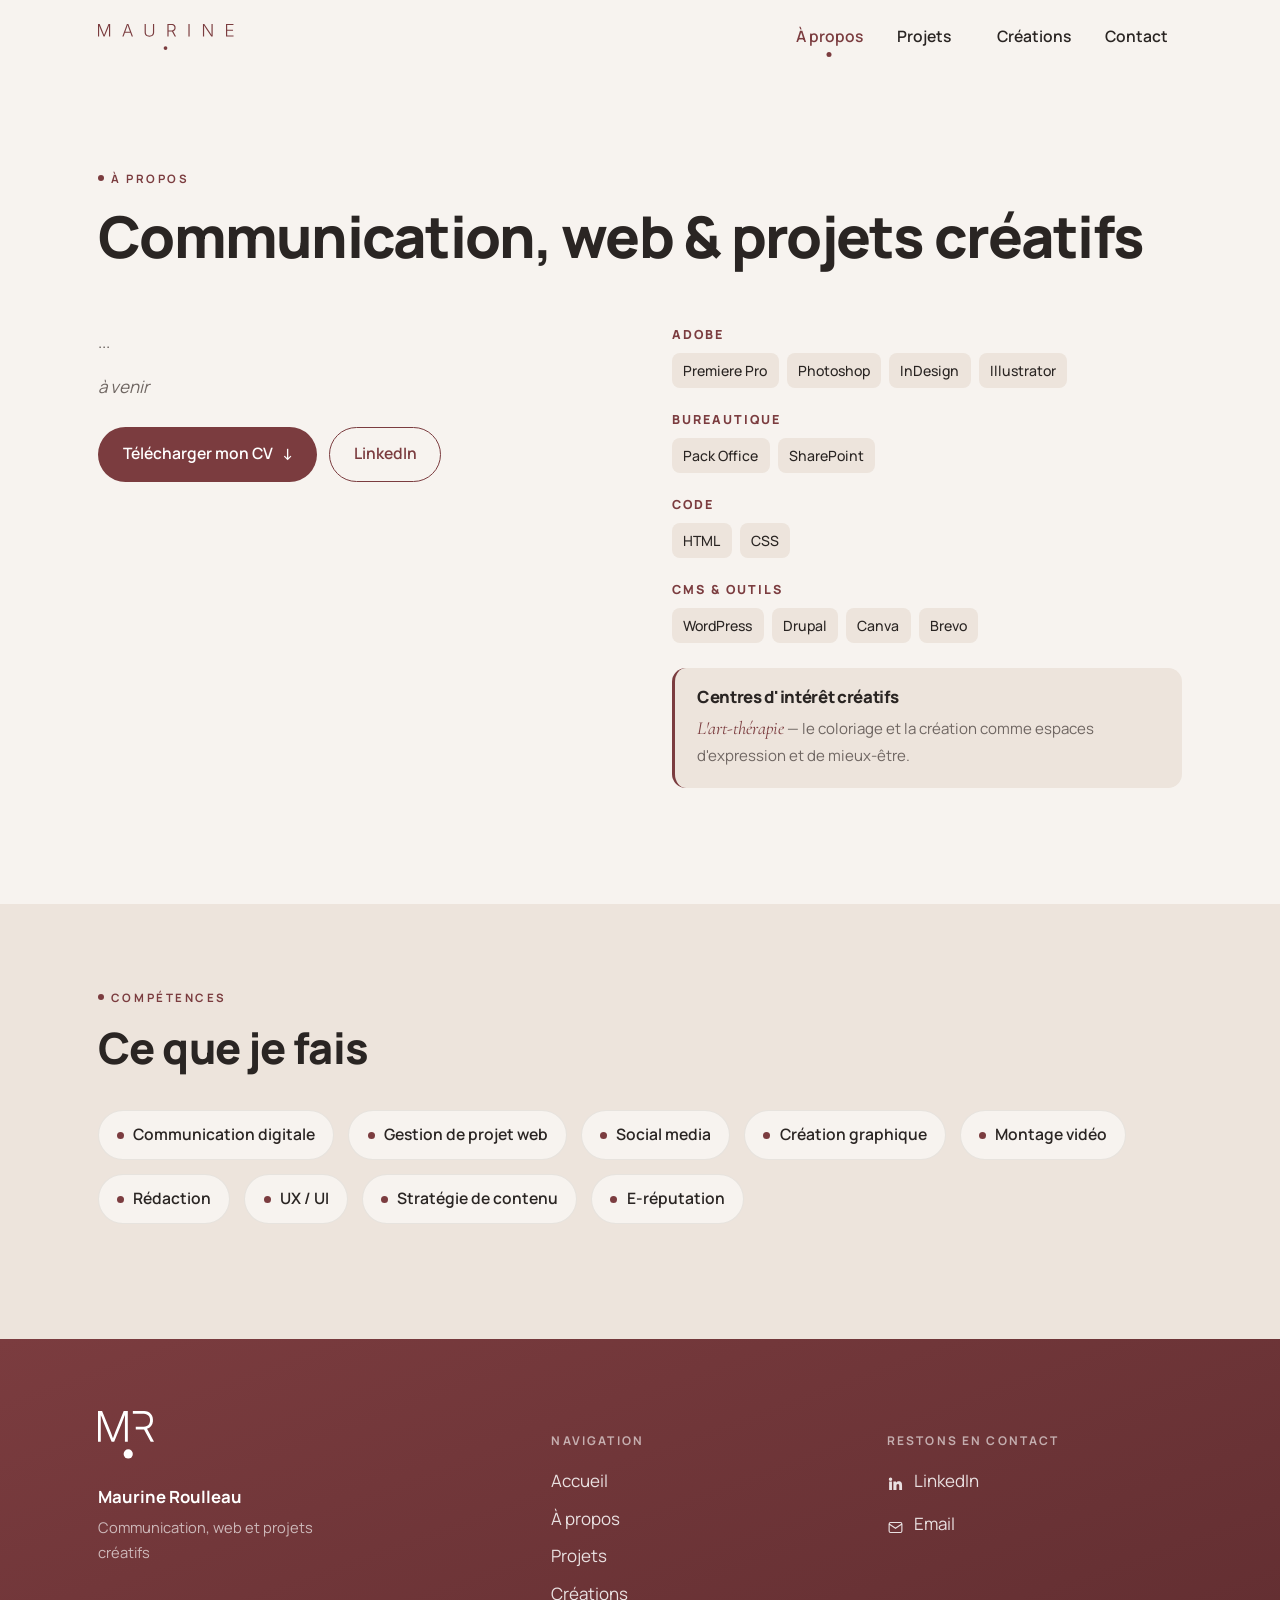
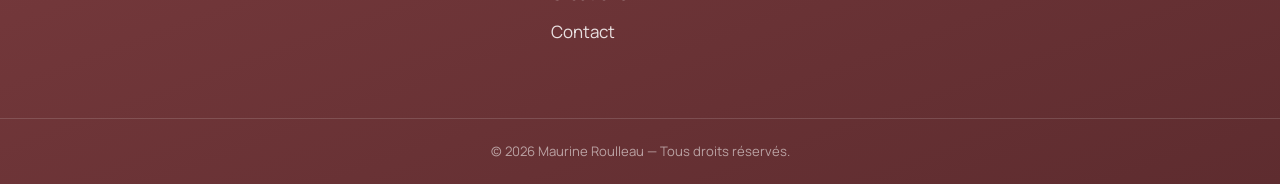
<file: apropos.html>
<!DOCTYPE html>
<html lang="fr">
<head>
<meta charset="UTF-8">
<meta name="viewport" content="width=device-width, initial-scale=1.0">
<title>À propos — Maurine Roulleau</title>
<meta name="description" content="Parcours, compétences et outils de Maurine Roulleau.">
<link rel="preconnect" href="https://fonts.googleapis.com">
<link rel="preconnect" href="https://fonts.gstatic.com" crossorigin>
<link href="https://fonts.googleapis.com/css2?family=Manrope:wght@300;400;500;600;700;800&family=Cormorant+Garamond:ital,wght@0,500;1,400;1,500&display=swap" rel="stylesheet">
<link rel="stylesheet" href="assets/css/style.css">
</head>
<body data-page="apropos">
<header class="site">
  <nav class="nav" aria-label="Navigation principale">
    <a href="index.html" class="brand" aria-label="Maurine — accueil"><svg viewBox="0 0 778.06 149.21" role="img" aria-label="MAURINE"><g fill="currentColor"><circle cx="387.48" cy="138.43" r="10.77"/><path d="M63.1,21.96c0-4.61.43-8.37.01-12.86l-6.09,16.22-19.09,46.55c-2.04.32-3.88.22-6.01.07L13.21,26.83c-2.31-5.57-3.68-11.05-6.67-16.63l-.02,61.71c-2.16.23-4.16.18-6.52.04V.16C3.19-.07,6.3-.03,9.58.14l20.83,51.1,4.61,12.42,5.9-15.91L60.2.08l9.63.04v71.8c-2.27.22-4.28.15-6.71.05l-.02-50.01Z"/><path d="M658.2,71.86c-2.7.36-5.13.14-7.91.12l-27.12-40.26-14.26-22.41c-.4,5.56.21,10.24.21,15.5v47.1c-2.24.23-4.23.12-6.81.07l-.02-71.84c2.67-.22,5.07-.15,7.83-.03l30.77,45.88c3.82,5.7,7.13,11,10.74,17.07l-.28-18.45.04-44.45c2.28-.22,4.43-.2,6.8,0v71.71Z"/><path d="M185.76,50.72l-31.23-.07-7.76,21.35c-2.47.03-4.64.18-7.1-.1L166.04.07l8.04.09,26.5,71.77-7.09.08-7.73-21.29ZM183.48,44.52l-7.95-21.99-5.53-16.52-5.93,17.92-7.36,20.64,26.78-.05Z"/><path d="M315.56.21c2.22-.36,4.26-.15,6.74-.11l-.03,48.08c0,10.29-6.14,19.08-15.68,22.83-7.45,2.93-15.84,2.92-23.29,0-9.57-3.74-15.71-12.51-15.72-22.84l-.02-48.09c2.51-.06,4.53-.14,6.78.05l.11,48c.02,8.51,5.72,15.5,13.75,17.72,4.5,1.24,8.99,1.25,13.49,0,8.03-2.21,13.73-9.22,13.75-17.73l.11-47.93Z"/><path d="M775.02,38.71l-33.5.07-.05,27.07,36.46.13c.16,2.07.18,3.9,0,6.05h-43.21s-.04-71.99-.04-71.99h42.79c.13,2.19.14,4.03-.03,6.06l-35.99.11.05,26.34,33.48.04c.18,1.97.15,3.75.02,6.11Z"/><rect x="519.04" y=".04" width="6.76" height="72"/><path d="M447.89,71.92c-2.95.22-5.18.15-7.77.02l-15.52-28.83-19.41-.05-.12,28.89c-2.25.17-4.26.13-6.73.03l-.02-71.91,26.69.13c6.37.03,12.13,2.79,16.07,7.57,3.73,4.79,4.8,10.61,4.29,16.61-.7,8.21-5.84,14.81-13.77,17.35l16.3,30.2ZM436.59,30.25c3.05-5.77,2.85-12.46-.39-17.88-2.83-3.91-7.2-6.09-12.09-6.12l-19-.1v30.71s19.02-.07,19.02-.07c5.04-.02,9.59-2.26,12.46-6.55Z"/></g></svg></a>
    <ul class="nav-links" id="navLinks">
      <li><a class="nav-link active" href="apropos.html">À propos</a></li>
      <li class="has-mega"><a class="nav-link" href="projets.html" aria-haspopup="true">Projets <span class="caret"></span></a><div class="mega" role="menu" aria-label="Catégories de projets"><div class="mega-grid">
<a class="mega-item" href="projets.html#tag=web" role="menuitem"><span class="ic"><svg viewBox="0 0 24 24"><rect x="3" y="4" width="18" height="16" rx="2"/><path d="M3 9h18M7 6.5h.01"/></svg></span><h4>Web</h4><p>Sites internet, refontes, maquettes, audits…</p></a>
<a class="mega-item" href="projets.html#tag=comm" role="menuitem"><span class="ic"><svg viewBox="0 0 24 24"><path d="M4 5h16v11H8l-4 4V5z"/></svg></span><h4>Communication</h4><p>Campagnes, stratégie, projets institutionnels…</p></a>
<a class="mega-item" href="projets.html#tag=social" role="menuitem"><span class="ic"><svg viewBox="0 0 24 24"><circle cx="9" cy="8" r="3"/><path d="M3 20c0-3.3 2.7-6 6-6s6 2.7 6 6"/><circle cx="17.5" cy="8.5" r="2.2"/><path d="M17.5 13.3c2.3 0 4.2 1.9 4.2 4.2"/></svg></span><h4>Social media</h4><p>Gestion des réseaux, contenus, animation…</p></a>
<a class="mega-item" href="projets.html#tag=branding" role="menuitem"><span class="ic"><svg viewBox="0 0 24 24"><path d="M4 20c1.5-3 3-4 5-4 2.5 0 3-2 3-4l7-7-2-2-7 7c-2 0-4 .5-4 3 0 2-1 3.5-4 5z"/></svg></span><h4>Branding</h4><p>Identité visuelle, logos, chartes…</p></a>
<a class="mega-item" href="projets.html#tag=video" role="menuitem"><span class="ic"><svg viewBox="0 0 24 24"><rect x="3" y="5" width="18" height="14" rx="2"/><path d="M10 9l5 3-5 3z" fill="currentColor" stroke="none"/></svg></span><h4>Vidéo</h4><p>Montage, captation, tutoriels…</p></a>
<a class="mega-item" href="projets.html#tag=recherche" role="menuitem"><span class="ic"><svg viewBox="0 0 24 24"><path d="M4 5c2-1 4-1 6 0v14c-2-1-4-1-6 0zM20 5c-2-1-4-1-6 0v14c2-1 4-1 6 0z"/></svg></span><h4>Recherche</h4><p>Projets universitaires, expérimentations…</p></a>
<a class="mega-item" href="projets.html#tag=event" role="menuitem"><span class="ic"><svg viewBox="0 0 24 24"><rect x="3" y="5" width="18" height="16" rx="2"/><path d="M3 9h18M8 3v4M16 3v4"/></svg></span><h4>Event</h4><p>Événements, logistique, coordination…</p></a>
<div class="mega-all"><a href="projets.html">Voir tous les projets <span class="arrow">→</span></a></div>
</div></div></li>
      <li><a class="nav-link" href="creations.html">Créations</a></li>
      <li><a class="nav-link" href="contact.html">Contact</a></li>
    </ul>
    <button class="burger" id="burger" aria-label="Ouvrir le menu" aria-expanded="false"><svg viewBox="0 0 24 24" fill="none" stroke="currentColor" stroke-width="1.8"><path d="M4 7h16M4 12h16M4 17h16"/></svg></button>
  </nav>
</header>
<main>
<section class="page-head wrap">
  <div class="reveal"><p class="eyebrow">À propos</p><h1>Communication, web &amp; projets créatifs</h1></div>
</section>
<section class="section" style="padding-top:clamp(24px,4vw,40px)">
  <div class="wrap about about-grid">
    <div class="bio reveal">
      <p>...</p>
      <p><em>à venir</em></p>
      <div class="about-cta">
        <a href="cv-maurine-roulleau.pdf" class="btn" download>Télécharger mon CV <span class="arrow">↓</span></a>
        <a href="https://www.linkedin.com/" target="_blank" rel="noopener" class="btn btn--ghost">LinkedIn</a>
      </div>
    </div>
    <div class="tools reveal">
      <div class="tool-block"><h4>Adobe</h4><div class="tool-list"><span class="tool">Premiere Pro</span><span class="tool">Photoshop</span><span class="tool">InDesign</span><span class="tool">Illustrator</span></div></div>
      <div class="tool-block"><h4>Bureautique</h4><div class="tool-list"><span class="tool">Pack Office</span><span class="tool">SharePoint</span></div></div>
      <div class="tool-block"><h4>Code</h4><div class="tool-list"><span class="tool">HTML</span><span class="tool">CSS</span></div></div>
      <div class="tool-block"><h4>CMS &amp; outils</h4><div class="tool-list"><span class="tool">WordPress</span><span class="tool">Drupal</span><span class="tool">Canva</span><span class="tool">Brevo</span></div></div>
      <div class="interest"><h4>Centres d'intérêt créatifs</h4><p><span class="serif">L'art-thérapie</span> — le coloriage et la création comme espaces d'expression et de mieux-être.</p></div>
    </div>
  </div>
</section>
<section class="section" style="background:var(--beige);padding-top:clamp(48px,6vw,80px)">
  <div class="wrap on-beige">
    <div class="reveal"><p class="eyebrow">Compétences</p><div class="sec-head"><h2>Ce que je fais</h2></div></div>
    <div class="skill-grid reveal">
      <span class="skill">Communication digitale</span><span class="skill">Gestion de projet web</span>
      <span class="skill">Social media</span><span class="skill">Création graphique</span>
      <span class="skill">Montage vidéo</span><span class="skill">Rédaction</span>
      <span class="skill">UX / UI</span><span class="skill">Stratégie de contenu</span><span class="skill">E-réputation</span>
    </div>
  </div>
</section>
</main>
<footer class="site foot">
  <div class="wrap">
    <div class="foot-grid">
      <div>
        <div class="mr"><svg viewBox="0 0 131.22 111.42" role="img" aria-label="MR"><g fill="currentColor"><path d="M63.1,21.95c0-4.61.43-8.37.01-12.86l-6.09,16.22-19.09,46.55c-2.04.32-3.88.22-6.01.07L13.21,26.83c-2.31-5.57-3.68-11.05-6.67-16.63l-.02,61.71c-2.16.23-4.16.18-6.52.04V.16c3.18-.23,6.29-.19,9.57-.02l20.83,51.1,4.61,12.42,5.9-15.91L60.2.08l9.63.04v71.8c-2.27.22-4.28.15-6.71.05l-.02-50.01Z"/><path d="M114.92,41.72c7.93-2.54,13.07-9.14,13.77-17.35.51-6-.56-11.82-4.29-16.61C120.47,2.97,114.7.22,108.33.19l-26.69-.13v6.1h6.8l19,.1c4.88.03,9.26,2.21,12.09,6.12,3.24,5.42,3.43,12.1.39,17.88-2.87,4.29-7.42,6.53-12.46,6.55l-19.02.07.08,6.19,19.41.05,15.52,28.83c2.59.13,4.83.2,7.77-.02l-16.3-30.2Z"/><circle cx="70.87" cy="100.64" r="10.77"/></g></svg></div>
        <div class="name">Maurine Roulleau</div>
        <p class="role">Communication, web et projets créatifs</p>
      </div>
      <div><h5>Navigation</h5><ul><li><a href="index.html">Accueil</a></li><li><a href="apropos.html">À propos</a></li><li><a href="projets.html">Projets</a></li><li><a href="creations.html">Créations</a></li><li><a href="contact.html">Contact</a></li></ul></div>
      <div><h5>Restons en contact</h5><ul>
        <li><a href="https://www.linkedin.com/" target="_blank" rel="noopener"><span class="ic"><svg viewBox="0 0 24 24" fill="currentColor"><path d="M4.98 3.5A2.5 2.5 0 1 0 5 8.5a2.5 2.5 0 0 0-.02-5zM3 9h4v12H3zM9 9h3.8v1.7h.05c.53-1 1.8-2 3.7-2 4 0 4.7 2.6 4.7 6V21h-4v-5.3c0-1.3 0-2.9-1.8-2.9s-2.05 1.4-2.05 2.8V21H9z"/></svg></span>LinkedIn</a></li>
        <li><a href="mailto:maurine.roulleau@hotmail.fr"><span class="ic"><svg viewBox="0 0 24 24" fill="none" stroke="currentColor" stroke-width="1.6"><rect x="3" y="5" width="18" height="14" rx="2"/><path d="M3 7l9 6 9-6"/></svg></span>Email</a></li>
      </ul></div>
    </div>
  </div>
  <div class="foot-bottom">© <span id="year"></span> Maurine Roulleau — Tous droits réservés.</div>
</footer>
<script src="assets/js/main.js"></script>
</body>
</html>
</file>
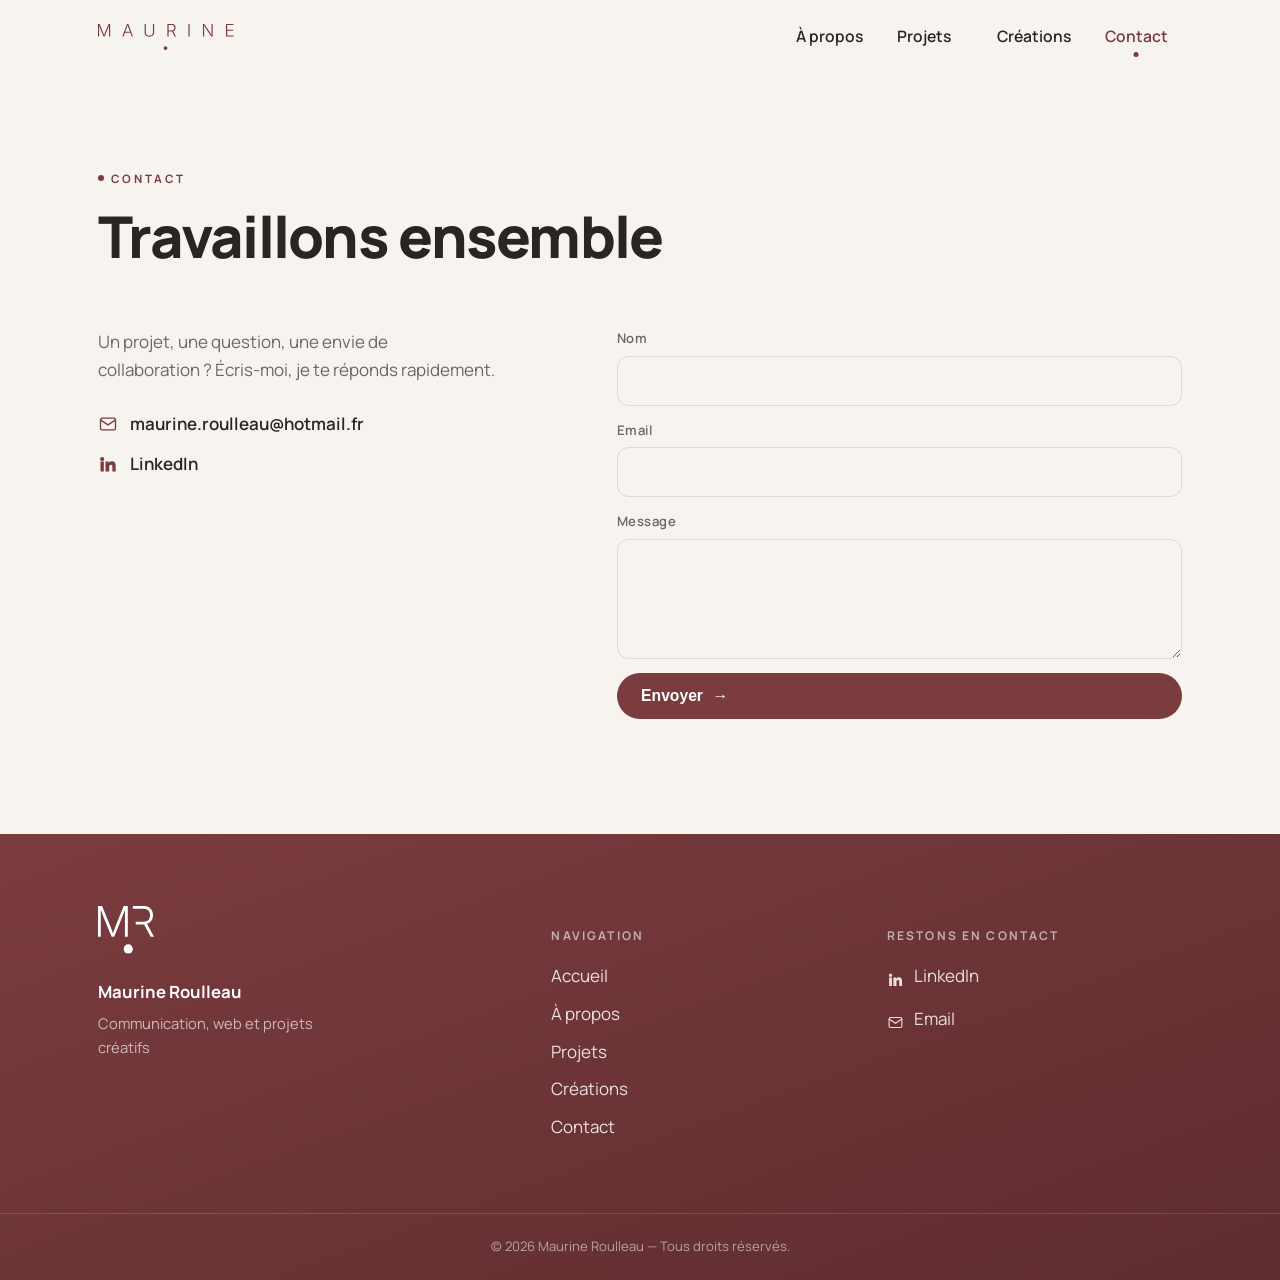
<file: contact.html>
<!DOCTYPE html>
<html lang="fr">
<head>
<meta charset="UTF-8">
<meta name="viewport" content="width=device-width, initial-scale=1.0">
<title>Contact — Maurine Roulleau</title>
<meta name="description" content="Contacter Maurine Roulleau.">
<link rel="preconnect" href="https://fonts.googleapis.com">
<link rel="preconnect" href="https://fonts.gstatic.com" crossorigin>
<link href="https://fonts.googleapis.com/css2?family=Manrope:wght@300;400;500;600;700;800&family=Cormorant+Garamond:ital,wght@0,500;1,400;1,500&display=swap" rel="stylesheet">
<link rel="stylesheet" href="assets/css/style.css">
</head>
<body data-page="contact">
<header class="site">
  <nav class="nav" aria-label="Navigation principale">
    <a href="index.html" class="brand" aria-label="Maurine — accueil"><svg viewBox="0 0 778.06 149.21" role="img" aria-label="MAURINE"><g fill="currentColor"><circle cx="387.48" cy="138.43" r="10.77"/><path d="M63.1,21.96c0-4.61.43-8.37.01-12.86l-6.09,16.22-19.09,46.55c-2.04.32-3.88.22-6.01.07L13.21,26.83c-2.31-5.57-3.68-11.05-6.67-16.63l-.02,61.71c-2.16.23-4.16.18-6.52.04V.16C3.19-.07,6.3-.03,9.58.14l20.83,51.1,4.61,12.42,5.9-15.91L60.2.08l9.63.04v71.8c-2.27.22-4.28.15-6.71.05l-.02-50.01Z"/><path d="M658.2,71.86c-2.7.36-5.13.14-7.91.12l-27.12-40.26-14.26-22.41c-.4,5.56.21,10.24.21,15.5v47.1c-2.24.23-4.23.12-6.81.07l-.02-71.84c2.67-.22,5.07-.15,7.83-.03l30.77,45.88c3.82,5.7,7.13,11,10.74,17.07l-.28-18.45.04-44.45c2.28-.22,4.43-.2,6.8,0v71.71Z"/><path d="M185.76,50.72l-31.23-.07-7.76,21.35c-2.47.03-4.64.18-7.1-.1L166.04.07l8.04.09,26.5,71.77-7.09.08-7.73-21.29ZM183.48,44.52l-7.95-21.99-5.53-16.52-5.93,17.92-7.36,20.64,26.78-.05Z"/><path d="M315.56.21c2.22-.36,4.26-.15,6.74-.11l-.03,48.08c0,10.29-6.14,19.08-15.68,22.83-7.45,2.93-15.84,2.92-23.29,0-9.57-3.74-15.71-12.51-15.72-22.84l-.02-48.09c2.51-.06,4.53-.14,6.78.05l.11,48c.02,8.51,5.72,15.5,13.75,17.72,4.5,1.24,8.99,1.25,13.49,0,8.03-2.21,13.73-9.22,13.75-17.73l.11-47.93Z"/><path d="M775.02,38.71l-33.5.07-.05,27.07,36.46.13c.16,2.07.18,3.9,0,6.05h-43.21s-.04-71.99-.04-71.99h42.79c.13,2.19.14,4.03-.03,6.06l-35.99.11.05,26.34,33.48.04c.18,1.97.15,3.75.02,6.11Z"/><rect x="519.04" y=".04" width="6.76" height="72"/><path d="M447.89,71.92c-2.95.22-5.18.15-7.77.02l-15.52-28.83-19.41-.05-.12,28.89c-2.25.17-4.26.13-6.73.03l-.02-71.91,26.69.13c6.37.03,12.13,2.79,16.07,7.57,3.73,4.79,4.8,10.61,4.29,16.61-.7,8.21-5.84,14.81-13.77,17.35l16.3,30.2ZM436.59,30.25c3.05-5.77,2.85-12.46-.39-17.88-2.83-3.91-7.2-6.09-12.09-6.12l-19-.1v30.71s19.02-.07,19.02-.07c5.04-.02,9.59-2.26,12.46-6.55Z"/></g></svg></a>
    <ul class="nav-links" id="navLinks">
      <li><a class="nav-link" href="apropos.html">À propos</a></li>
      <li class="has-mega"><a class="nav-link" href="projets.html" aria-haspopup="true">Projets <span class="caret"></span></a><div class="mega" role="menu" aria-label="Catégories de projets"><div class="mega-grid">
<a class="mega-item" href="projets.html#tag=web" role="menuitem"><span class="ic"><svg viewBox="0 0 24 24"><rect x="3" y="4" width="18" height="16" rx="2"/><path d="M3 9h18M7 6.5h.01"/></svg></span><h4>Web</h4><p>Sites internet, refontes, maquettes, audits…</p></a>
<a class="mega-item" href="projets.html#tag=comm" role="menuitem"><span class="ic"><svg viewBox="0 0 24 24"><path d="M4 5h16v11H8l-4 4V5z"/></svg></span><h4>Communication</h4><p>Campagnes, stratégie, projets institutionnels…</p></a>
<a class="mega-item" href="projets.html#tag=social" role="menuitem"><span class="ic"><svg viewBox="0 0 24 24"><circle cx="9" cy="8" r="3"/><path d="M3 20c0-3.3 2.7-6 6-6s6 2.7 6 6"/><circle cx="17.5" cy="8.5" r="2.2"/><path d="M17.5 13.3c2.3 0 4.2 1.9 4.2 4.2"/></svg></span><h4>Social media</h4><p>Gestion des réseaux, contenus, animation…</p></a>
<a class="mega-item" href="projets.html#tag=branding" role="menuitem"><span class="ic"><svg viewBox="0 0 24 24"><path d="M4 20c1.5-3 3-4 5-4 2.5 0 3-2 3-4l7-7-2-2-7 7c-2 0-4 .5-4 3 0 2-1 3.5-4 5z"/></svg></span><h4>Branding</h4><p>Identité visuelle, logos, chartes…</p></a>
<a class="mega-item" href="projets.html#tag=video" role="menuitem"><span class="ic"><svg viewBox="0 0 24 24"><rect x="3" y="5" width="18" height="14" rx="2"/><path d="M10 9l5 3-5 3z" fill="currentColor" stroke="none"/></svg></span><h4>Vidéo</h4><p>Montage, captation, tutoriels…</p></a>
<a class="mega-item" href="projets.html#tag=recherche" role="menuitem"><span class="ic"><svg viewBox="0 0 24 24"><path d="M4 5c2-1 4-1 6 0v14c-2-1-4-1-6 0zM20 5c-2-1-4-1-6 0v14c2-1 4-1 6 0z"/></svg></span><h4>Recherche</h4><p>Projets universitaires, expérimentations…</p></a>
<a class="mega-item" href="projets.html#tag=event" role="menuitem"><span class="ic"><svg viewBox="0 0 24 24"><rect x="3" y="5" width="18" height="16" rx="2"/><path d="M3 9h18M8 3v4M16 3v4"/></svg></span><h4>Event</h4><p>Événements, logistique, coordination…</p></a>
<div class="mega-all"><a href="projets.html">Voir tous les projets <span class="arrow">→</span></a></div>
</div></div></li>
      <li><a class="nav-link" href="creations.html">Créations</a></li>
      <li><a class="nav-link active" href="contact.html">Contact</a></li>
    </ul>
    <button class="burger" id="burger" aria-label="Ouvrir le menu" aria-expanded="false"><svg viewBox="0 0 24 24" fill="none" stroke="currentColor" stroke-width="1.8"><path d="M4 7h16M4 12h16M4 17h16"/></svg></button>
  </nav>
</header>
<main>
<section class="page-head wrap">
  <div class="reveal"><p class="eyebrow">Contact</p><h1>Travaillons ensemble</h1></div>
</section>
<section class="section" style="padding-top:clamp(24px,4vw,40px)">
  <div class="wrap contact contact-grid">
    <div class="reveal">
      <p class="lead">Un projet, une question, une envie de collaboration&nbsp;? Écris-moi, je te réponds rapidement.</p>
      <div class="contact-links">
        <a href="mailto:maurine.roulleau@hotmail.fr"><span class="ic"><svg viewBox="0 0 24 24" fill="none" stroke="currentColor" stroke-width="1.6"><rect x="3" y="5" width="18" height="14" rx="2"/><path d="M3 7l9 6 9-6"/></svg></span>maurine.roulleau@hotmail.fr</a>
        <a href="https://www.linkedin.com/" target="_blank" rel="noopener"><span class="ic"><svg viewBox="0 0 24 24" fill="currentColor"><path d="M4.98 3.5A2.5 2.5 0 1 0 5 8.5a2.5 2.5 0 0 0-.02-5zM3 9h4v12H3zM9 9h3.8v1.7h.05c.53-1 1.8-2 3.7-2 4 0 4.7 2.6 4.7 6V21h-4v-5.3c0-1.3 0-2.9-1.8-2.9s-2.05 1.4-2.05 2.8V21H9z"/></svg></span>LinkedIn</a>
      </div>
    </div>
    <form name="contact" method="POST" data-netlify="true" class="reveal">
      <input type="hidden" name="form-name" value="contact">
      <div class="field"><label for="nom">Nom</label><input id="nom" name="nom" type="text" required autocomplete="name"></div>
      <div class="field"><label for="email">Email</label><input id="email" name="email" type="email" required autocomplete="email"></div>
      <div class="field"><label for="message">Message</label><textarea id="message" name="message" required></textarea></div>
      <button type="submit" class="btn">Envoyer <span class="arrow">→</span></button>
    </form>
  </div>
</section>
</main>
<footer class="site foot">
  <div class="wrap">
    <div class="foot-grid">
      <div>
        <div class="mr"><svg viewBox="0 0 131.22 111.42" role="img" aria-label="MR"><g fill="currentColor"><path d="M63.1,21.95c0-4.61.43-8.37.01-12.86l-6.09,16.22-19.09,46.55c-2.04.32-3.88.22-6.01.07L13.21,26.83c-2.31-5.57-3.68-11.05-6.67-16.63l-.02,61.71c-2.16.23-4.16.18-6.52.04V.16c3.18-.23,6.29-.19,9.57-.02l20.83,51.1,4.61,12.42,5.9-15.91L60.2.08l9.63.04v71.8c-2.27.22-4.28.15-6.71.05l-.02-50.01Z"/><path d="M114.92,41.72c7.93-2.54,13.07-9.14,13.77-17.35.51-6-.56-11.82-4.29-16.61C120.47,2.97,114.7.22,108.33.19l-26.69-.13v6.1h6.8l19,.1c4.88.03,9.26,2.21,12.09,6.12,3.24,5.42,3.43,12.1.39,17.88-2.87,4.29-7.42,6.53-12.46,6.55l-19.02.07.08,6.19,19.41.05,15.52,28.83c2.59.13,4.83.2,7.77-.02l-16.3-30.2Z"/><circle cx="70.87" cy="100.64" r="10.77"/></g></svg></div>
        <div class="name">Maurine Roulleau</div>
        <p class="role">Communication, web et projets créatifs</p>
      </div>
      <div><h5>Navigation</h5><ul><li><a href="index.html">Accueil</a></li><li><a href="apropos.html">À propos</a></li><li><a href="projets.html">Projets</a></li><li><a href="creations.html">Créations</a></li><li><a href="contact.html">Contact</a></li></ul></div>
      <div><h5>Restons en contact</h5><ul>
        <li><a href="https://www.linkedin.com/" target="_blank" rel="noopener"><span class="ic"><svg viewBox="0 0 24 24" fill="currentColor"><path d="M4.98 3.5A2.5 2.5 0 1 0 5 8.5a2.5 2.5 0 0 0-.02-5zM3 9h4v12H3zM9 9h3.8v1.7h.05c.53-1 1.8-2 3.7-2 4 0 4.7 2.6 4.7 6V21h-4v-5.3c0-1.3 0-2.9-1.8-2.9s-2.05 1.4-2.05 2.8V21H9z"/></svg></span>LinkedIn</a></li>
        <li><a href="mailto:maurine.roulleau@hotmail.fr"><span class="ic"><svg viewBox="0 0 24 24" fill="none" stroke="currentColor" stroke-width="1.6"><rect x="3" y="5" width="18" height="14" rx="2"/><path d="M3 7l9 6 9-6"/></svg></span>Email</a></li>
      </ul></div>
    </div>
  </div>
  <div class="foot-bottom">© <span id="year"></span> Maurine Roulleau — Tous droits réservés.</div>
</footer>
<script src="assets/js/main.js"></script>
</body>
</html>
</file>
<file: assets/css/style.css>
/* ============================================================
   MAURINE ROULLEAU — Portfolio
   Feuille de style partagée (toutes les pages)
   ============================================================ */
:root{
  --bordeaux:#7B3C3F;
  --bordeaux-deep:#5E2C2F;
  --cream:#F7F3EF;
  --beige:#EDE4DC;
  --ink:#2A2523;
  --muted:#6F6662;
  --rose:#D9B8B1;

  --maxw:1180px;
  --pad:clamp(20px,5vw,48px);
  --radius:16px;
  --ease:cubic-bezier(.2,.7,.2,1);
  --header-h:74px;
}
*{box-sizing:border-box}
html{scroll-behavior:smooth}
body{
  margin:0;background:var(--cream);color:var(--ink);
  font-family:"Manrope",system-ui,-apple-system,Segoe UI,Roboto,sans-serif;
  font-size:17px;line-height:1.65;-webkit-font-smoothing:antialiased;
  text-rendering:optimizeLegibility;overflow-x:hidden;
}
a{color:inherit;text-decoration:none}
img{max-width:100%;display:block}
h1,h2,h3,h4{margin:0;line-height:1.1;font-weight:800;letter-spacing:-.02em}
p{margin:0 0 1em}
:focus-visible{outline:2.5px solid var(--bordeaux);outline-offset:3px;border-radius:4px}
.wrap{max-width:var(--maxw);margin:0 auto;padding-inline:var(--pad)}
.section{padding-block:clamp(64px,9vw,120px)}
.dot{display:inline-block;width:.42em;height:.42em;border-radius:50%;background:var(--bordeaux);vertical-align:baseline}

.eyebrow{display:inline-flex;align-items:center;gap:.6em;font-size:.72rem;font-weight:700;
  letter-spacing:.22em;text-transform:uppercase;color:var(--bordeaux);margin:0 0 1.1rem}
.eyebrow::before{content:"";width:6px;height:6px;border-radius:50%;background:var(--bordeaux)}

/* Boutons */
.btn{display:inline-flex;align-items:center;gap:.6em;font-weight:600;font-size:.98rem;
  padding:.85em 1.5em;border-radius:999px;cursor:pointer;border:1.5px solid transparent;
  transition:transform .25s var(--ease),background .25s var(--ease),box-shadow .25s var(--ease),color .25s var(--ease);
  background:var(--bordeaux);color:#fff}
.btn:hover{transform:translateY(-2px);box-shadow:0 12px 28px -12px rgba(94,44,47,.6)}
.btn--ghost{background:transparent;color:var(--bordeaux);border-color:var(--bordeaux)}
.btn--ghost:hover{background:var(--bordeaux);color:#fff}
.btn .arrow{transition:transform .25s var(--ease)}
.btn:hover .arrow{transform:translateX(3px)}

/* ===================== HEADER ===================== */
header.site{position:sticky;top:0;z-index:60;
  background:color-mix(in srgb,var(--cream) 82%,transparent);
  backdrop-filter:saturate(140%) blur(12px);-webkit-backdrop-filter:saturate(140%) blur(12px);
  border-bottom:1px solid transparent;transition:border-color .3s,background .3s}
header.site.scrolled{border-bottom-color:rgba(42,37,35,.10)}
.nav{max-width:var(--maxw);margin:0 auto;padding-inline:var(--pad);height:var(--header-h);
  display:flex;align-items:center;justify-content:space-between;gap:24px}
.brand{display:flex;align-items:center;color:var(--bordeaux)}
.brand svg{height:26px;width:auto}
.nav-links{display:flex;align-items:center;gap:6px;list-style:none;margin:0;padding:0}
.nav-link{display:inline-flex;align-items:center;gap:.4em;font-weight:600;font-size:.98rem;
  color:var(--ink);padding:.55em .9em;border-radius:999px;position:relative;transition:color .2s,background .2s}
.nav-link:hover,.nav-link:focus-visible,.nav-link.active{color:var(--bordeaux)}
.nav-link.active::after{content:"";position:absolute;left:50%;bottom:2px;transform:translateX(-50%);
  width:5px;height:5px;border-radius:50%;background:var(--bordeaux)}
.has-mega{position:static}
.has-mega > .nav-link .caret{width:5px;height:5px;border-radius:50%;background:var(--bordeaux);
  opacity:0;transform:translateY(4px);transition:opacity .25s,transform .25s}
.has-mega:hover > .nav-link .caret,.has-mega:focus-within > .nav-link .caret{opacity:1;transform:none}

/* Méga-menu */
.mega{position:absolute;left:0;right:0;top:calc(var(--header-h) - 1px);background:var(--cream);
  border-top:1px solid rgba(42,37,35,.08);box-shadow:0 30px 60px -30px rgba(42,37,35,.35);
  opacity:0;visibility:hidden;transform:translateY(-10px);
  transition:opacity .28s var(--ease),transform .28s var(--ease),visibility .28s;z-index:55}
.has-mega:hover .mega,.has-mega:focus-within .mega{opacity:1;visibility:visible;transform:none}
.mega-grid{max-width:var(--maxw);margin:0 auto;padding:clamp(28px,4vw,44px) var(--pad);
  display:grid;grid-template-columns:repeat(4,1fr);gap:28px 32px;align-items:start}
.mega-item{display:flex;flex-direction:column;gap:.5rem;padding:.4rem;border-radius:12px;transition:background .2s}
.mega-item:hover{background:var(--beige)}
.mega-item .ic{width:26px;height:26px;color:var(--bordeaux)}
.mega-item .ic svg{width:100%;height:100%;fill:none;stroke:currentColor;stroke-width:1.6}
.mega-item h4{font-size:.78rem;letter-spacing:.16em;text-transform:uppercase;color:var(--bordeaux);font-weight:700}
.mega-item p{font-size:.9rem;color:var(--muted);margin:0;line-height:1.45}
.mega-all{grid-column:4;display:flex;align-items:flex-end}
.mega-all a{display:inline-flex;align-items:center;gap:.5em;font-weight:700;color:var(--bordeaux)}
.mega-all a .arrow{transition:transform .25s var(--ease)}
.mega-all a:hover .arrow{transform:translateX(4px)}

.burger{display:none;background:none;border:0;cursor:pointer;padding:8px;color:var(--ink)}
.burger svg{width:26px;height:26px}

/* ===================== HERO (accueil) ===================== */
.hero{position:relative;padding-block:clamp(48px,8vw,96px) clamp(40px,6vw,72px)}
.hero-grid{display:grid;grid-template-columns:1.15fr .85fr;gap:clamp(32px,5vw,64px);align-items:center}
.hero .hello{font-size:1.05rem;color:var(--muted);margin-bottom:.6rem;font-weight:500}
.hero h1{font-size:clamp(2.4rem,6vw,4.2rem);font-weight:800;letter-spacing:-.03em;line-height:1.02;margin-bottom:1.2rem}
.hero h1 .accent{color:var(--bordeaux)}
.hero .lead{font-size:1.08rem;color:var(--muted);max-width:46ch;margin-bottom:2rem}
.hero-cta{display:flex;flex-wrap:wrap;gap:14px}

.portrait{position:relative;justify-self:center;width:min(100%,420px);aspect-ratio:1/1}
.portrait .glow{position:absolute;inset:-18% -12% -12% -8%;border-radius:50%;
  background:radial-gradient(60% 60% at 62% 42%,var(--rose),transparent 68%);
  filter:blur(34px);opacity:.85;z-index:0;animation:breathe 7s ease-in-out infinite}
.portrait .frame{position:relative;z-index:1;width:100%;height:100%;overflow:hidden;
  display:flex;align-items:flex-end;justify-content:center;
  -webkit-mask-image:radial-gradient(66% 72% at 52% 42%,#000 38%,rgba(0,0,0,.55) 68%,transparent 94%);
          mask-image:radial-gradient(66% 72% at 52% 42%,#000 38%,rgba(0,0,0,.55) 68%,transparent 94%)}
.portrait .frame img{width:100%;height:100%;object-fit:contain;object-position:center bottom}
@keyframes breathe{0%,100%{transform:scale(1);opacity:.8}50%{transform:scale(1.06);opacity:1}}

/* Titre de page (pages intérieures) */
.page-head{padding-block:clamp(48px,7vw,86px) clamp(8px,2vw,20px)}
.page-head h1{font-size:clamp(2.2rem,5.5vw,3.6rem);letter-spacing:-.03em}
.page-head .lead{color:var(--muted);max-width:52ch;margin-top:1rem;font-size:1.05rem}

/* ===================== STATS ===================== */
.stats{background:var(--beige)}
.stats-grid{display:grid;grid-template-columns:repeat(3,1fr);gap:24px;text-align:center;padding-block:clamp(32px,5vw,52px)}
.stat{position:relative}
.stat .n{font-size:clamp(2rem,5vw,3rem);font-weight:800;color:var(--bordeaux);letter-spacing:-.03em;line-height:1}
.stat .l{font-size:.82rem;letter-spacing:.14em;text-transform:uppercase;color:var(--muted);margin-top:.5rem;font-weight:600}
.stat + .stat::before{content:"";position:absolute;left:0;top:15%;height:70%;width:1px;background:rgba(42,37,35,.14)}

/* ===================== SECTION HEAD ===================== */
.sec-head{display:flex;justify-content:space-between;align-items:flex-end;gap:24px;margin-bottom:2.4rem;flex-wrap:wrap}
.sec-head h2{font-size:clamp(1.8rem,4vw,2.7rem)}
.sec-head .side{color:var(--bordeaux);font-weight:700;display:inline-flex;align-items:center;gap:.5em}
.sec-head .side .arrow{transition:transform .25s var(--ease)}
.sec-head .side:hover .arrow{transform:translateX(4px)}

/* ===================== COMPÉTENCES ===================== */
.skill-grid{display:flex;flex-wrap:wrap;gap:14px}
.skill{display:inline-flex;align-items:center;gap:.6em;background:var(--cream);
  border:1px solid rgba(42,37,35,.08);padding:.7em 1.15em;border-radius:999px;font-weight:600;font-size:.98rem;
  transition:transform .2s var(--ease),border-color .2s,box-shadow .2s}
.skill::before{content:"";width:7px;height:7px;border-radius:50%;background:var(--bordeaux);flex:none}
.skill:hover{transform:translateY(-3px);border-color:var(--rose);box-shadow:0 12px 24px -16px rgba(94,44,47,.5)}
.on-beige .skill{background:var(--cream)}

/* ===================== PROJETS ===================== */
.filters{display:flex;flex-wrap:wrap;gap:10px;margin-bottom:2.2rem}
.filter{border:1.4px solid rgba(42,37,35,.16);background:transparent;color:var(--muted);
  padding:.55em 1.15em;border-radius:999px;font-family:inherit;font-weight:600;font-size:.9rem;cursor:pointer;
  transition:all .2s var(--ease)}
.filter:hover{border-color:var(--bordeaux);color:var(--bordeaux)}
.filter[aria-pressed="true"]{background:var(--bordeaux);border-color:var(--bordeaux);color:#fff}

.proj-grid{display:grid;grid-template-columns:repeat(3,1fr);gap:24px}
.proj-grid.cols-4{grid-template-columns:repeat(4,1fr)}
.card{background:var(--beige);border-radius:var(--radius);overflow:hidden;cursor:pointer;
  border:1px solid rgba(42,37,35,.05);text-align:left;font-family:inherit;color:inherit;padding:0;
  display:flex;flex-direction:column;transition:transform .3s var(--ease),box-shadow .3s var(--ease)}
.card:hover{transform:translateY(-5px);box-shadow:0 24px 44px -26px rgba(94,44,47,.45)}
.card .thumb{aspect-ratio:16/10;position:relative;overflow:hidden;background:linear-gradient(135deg,var(--rose),var(--bordeaux))}
.card .thumb img{position:absolute;inset:0;width:100%;height:100%;object-fit:cover}
.card .thumb::after{content:"";position:absolute;inset:0;background:radial-gradient(80% 120% at 20% 10%,rgba(255,255,255,.18),transparent 60%)}
.card .body{padding:20px 20px 22px}
.card h3{font-size:1.18rem;margin-bottom:.5rem;letter-spacing:-.02em}
.card .desc{font-size:.92rem;color:var(--muted);margin-bottom:.9rem}
.card .tags{display:flex;flex-wrap:wrap;gap:6px}
.tag{font-size:.68rem;letter-spacing:.1em;text-transform:uppercase;font-weight:700;color:var(--bordeaux);
  background:var(--cream);border:1px solid rgba(123,60,63,.2);padding:.35em .7em;border-radius:999px}
.card.hide{display:none}
.empty-msg{color:var(--muted);padding:40px 0;font-style:italic}

/* ===================== CRÉATIONS (galerie) ===================== */
.creations-page{background:var(--cream)}
.cre-filters{margin-bottom:2rem}
.gallery{columns:3;column-gap:16px}
.gallery figure{break-inside:avoid;margin:0 0 16px;border-radius:12px;overflow:hidden;position:relative;
  background:var(--beige);cursor:zoom-in;transition:transform .3s var(--ease),box-shadow .3s var(--ease)}
.gallery figure:hover{transform:translateY(-4px);box-shadow:0 22px 40px -22px rgba(42,37,35,.4)}
.gallery figure img{width:100%;display:block}
.gallery figure.hide{display:none}

/* Lightbox */
.lightbox{position:fixed;inset:0;z-index:120;display:none;align-items:center;justify-content:center;padding:28px;
  background:rgba(42,37,35,.86);backdrop-filter:blur(4px)}
.lightbox.open{display:flex}
.lightbox img{max-width:92vw;max-height:88vh;border-radius:10px;box-shadow:0 30px 70px -20px rgba(0,0,0,.7)}
.lightbox .lb-close{position:absolute;top:20px;right:24px;width:46px;height:46px;border-radius:50%;
  background:rgba(255,255,255,.12);color:#fff;border:0;font-size:24px;cursor:pointer;display:flex;align-items:center;justify-content:center;transition:background .2s}
.lightbox .lb-close:hover{background:rgba(255,255,255,.25)}
.lightbox .lb-nav{position:absolute;top:50%;transform:translateY(-50%);width:52px;height:52px;border-radius:50%;
  background:rgba(255,255,255,.12);color:#fff;border:0;font-size:26px;cursor:pointer;display:flex;align-items:center;justify-content:center;transition:background .2s}
.lightbox .lb-nav:hover{background:rgba(255,255,255,.25)}
.lightbox .lb-prev{left:20px}.lightbox .lb-next{right:20px}

/* ===================== À PROPOS ===================== */
.about-grid{display:grid;grid-template-columns:1fr 1fr;gap:clamp(32px,5vw,64px);align-items:start}
.about .bio p{color:var(--muted);max-width:52ch}
.about-cta{display:flex;flex-wrap:wrap;gap:12px;margin-top:1.6rem}
.tool-block{margin-bottom:1.6rem}
.tool-block h4{font-size:.78rem;letter-spacing:.16em;text-transform:uppercase;color:var(--bordeaux);margin-bottom:.7rem}
.tool-list{display:flex;flex-wrap:wrap;gap:8px}
.tool{background:var(--beige);border-radius:8px;padding:.4em .8em;font-size:.88rem;font-weight:500}
.interest{margin-top:.4rem;padding:20px 22px;border-radius:14px;background:var(--beige);border-left:3px solid var(--bordeaux)}
.interest h4{font-size:1.05rem;margin-bottom:.4rem}
.interest p{margin:0;color:var(--muted);font-size:.94rem}
.interest .serif{font-family:"Cormorant Garamond",serif;font-style:italic;font-size:1.15rem;color:var(--bordeaux)}

/* ===================== CONTACT ===================== */
.contact-grid{display:grid;grid-template-columns:.9fr 1.1fr;gap:clamp(32px,5vw,56px);align-items:start}
.contact .lead{color:var(--muted);max-width:40ch;margin-bottom:1.6rem}
.contact-links{display:flex;flex-direction:column;gap:12px;margin-top:1.4rem}
.contact-links a{display:inline-flex;align-items:center;gap:.7em;font-weight:600;color:var(--ink);transition:color .2s}
.contact-links a:hover{color:var(--bordeaux)}
.contact-links .ic{width:20px;height:20px;color:var(--bordeaux)}
form{display:grid;gap:14px}
.field{display:grid;gap:6px}
.field label{font-size:.82rem;font-weight:600;letter-spacing:.04em;color:var(--muted)}
.field input,.field textarea{font-family:inherit;font-size:1rem;color:var(--ink);background:var(--cream);
  border:1.4px solid rgba(42,37,35,.12);border-radius:12px;padding:.8em 1em;transition:border-color .2s,box-shadow .2s}
.field input:focus,.field textarea:focus{outline:none;border-color:var(--bordeaux);box-shadow:0 0 0 3px rgba(123,60,63,.12)}
.field textarea{resize:vertical;min-height:120px}

/* ===================== FOOTER ===================== */
footer.site{background:linear-gradient(160deg,var(--bordeaux),var(--bordeaux-deep));color:#fff}
.foot-grid{display:grid;grid-template-columns:1.4fr 1fr 1fr;gap:40px;padding-block:clamp(48px,7vw,72px)}
.foot .mr{width:56px;color:#fff;margin-bottom:16px}
.foot .mr svg{width:100%;height:auto;fill:currentColor}
.foot .name{font-weight:700;font-size:1.05rem}
.foot .role{color:rgba(255,255,255,.65);font-size:.92rem;max-width:24ch;margin-top:.3rem}
.foot h5{font-size:.75rem;letter-spacing:.18em;text-transform:uppercase;color:rgba(255,255,255,.6);margin-bottom:1rem}
.foot ul{list-style:none;margin:0;padding:0;display:grid;gap:.6rem}
.foot a{color:rgba(255,255,255,.85);transition:color .2s;display:inline-flex;align-items:center;gap:.6em}
.foot a:hover{color:#fff}
.foot .ic{width:17px;height:17px}
.foot-bottom{border-top:1px solid rgba(255,255,255,.14);padding-block:22px;text-align:center;font-size:.82rem;color:rgba(255,255,255,.55)}

/* Reveal */
.reveal{opacity:0;transform:translateY(22px);transition:opacity .7s var(--ease),transform .7s var(--ease)}
.reveal.in{opacity:1;transform:none}

/* ===================== RESPONSIVE ===================== */
@media(max-width:960px){
  .hero-grid{grid-template-columns:1fr;gap:40px}
  .portrait{order:-1;width:min(70%,300px)}
  .about-grid,.contact-grid{grid-template-columns:1fr}
  .proj-grid,.proj-grid.cols-4{grid-template-columns:repeat(2,1fr)}
  .gallery{columns:2}
  .mega-grid{grid-template-columns:repeat(2,1fr)}
  .mega-all{grid-column:auto}
  .foot-grid{grid-template-columns:1fr 1fr}
}
@media(max-width:640px){
  .nav-links{position:fixed;inset:var(--header-h) 0 auto 0;flex-direction:column;align-items:stretch;gap:0;
    background:var(--cream);border-bottom:1px solid rgba(42,37,35,.1);padding:12px var(--pad) 24px;
    transform:translateY(-120%);transition:transform .35s var(--ease);box-shadow:0 30px 40px -30px rgba(42,37,35,.4)}
  .nav-links.open{transform:none}
  .nav-link{padding:.9em 0;font-size:1.1rem;justify-content:space-between}
  .nav-link.active::after{display:none}
  .burger{display:inline-flex}
  .mega{position:static;opacity:1;visibility:visible;transform:none;box-shadow:none;border:0;background:transparent;display:none}
  .has-mega.expanded .mega{display:block}
  .mega-grid{grid-template-columns:1fr;padding:8px 0 12px}
  .proj-grid,.proj-grid.cols-4{grid-template-columns:1fr}
  .gallery{columns:1}
  .stats-grid{grid-template-columns:1fr;gap:32px}
  .stat + .stat::before{display:none}
  .foot-grid{grid-template-columns:1fr}
}
@media(prefers-reduced-motion:reduce){
  *{animation:none!important;transition:none!important;scroll-behavior:auto!important}
  .reveal{opacity:1;transform:none}
}
</file>
